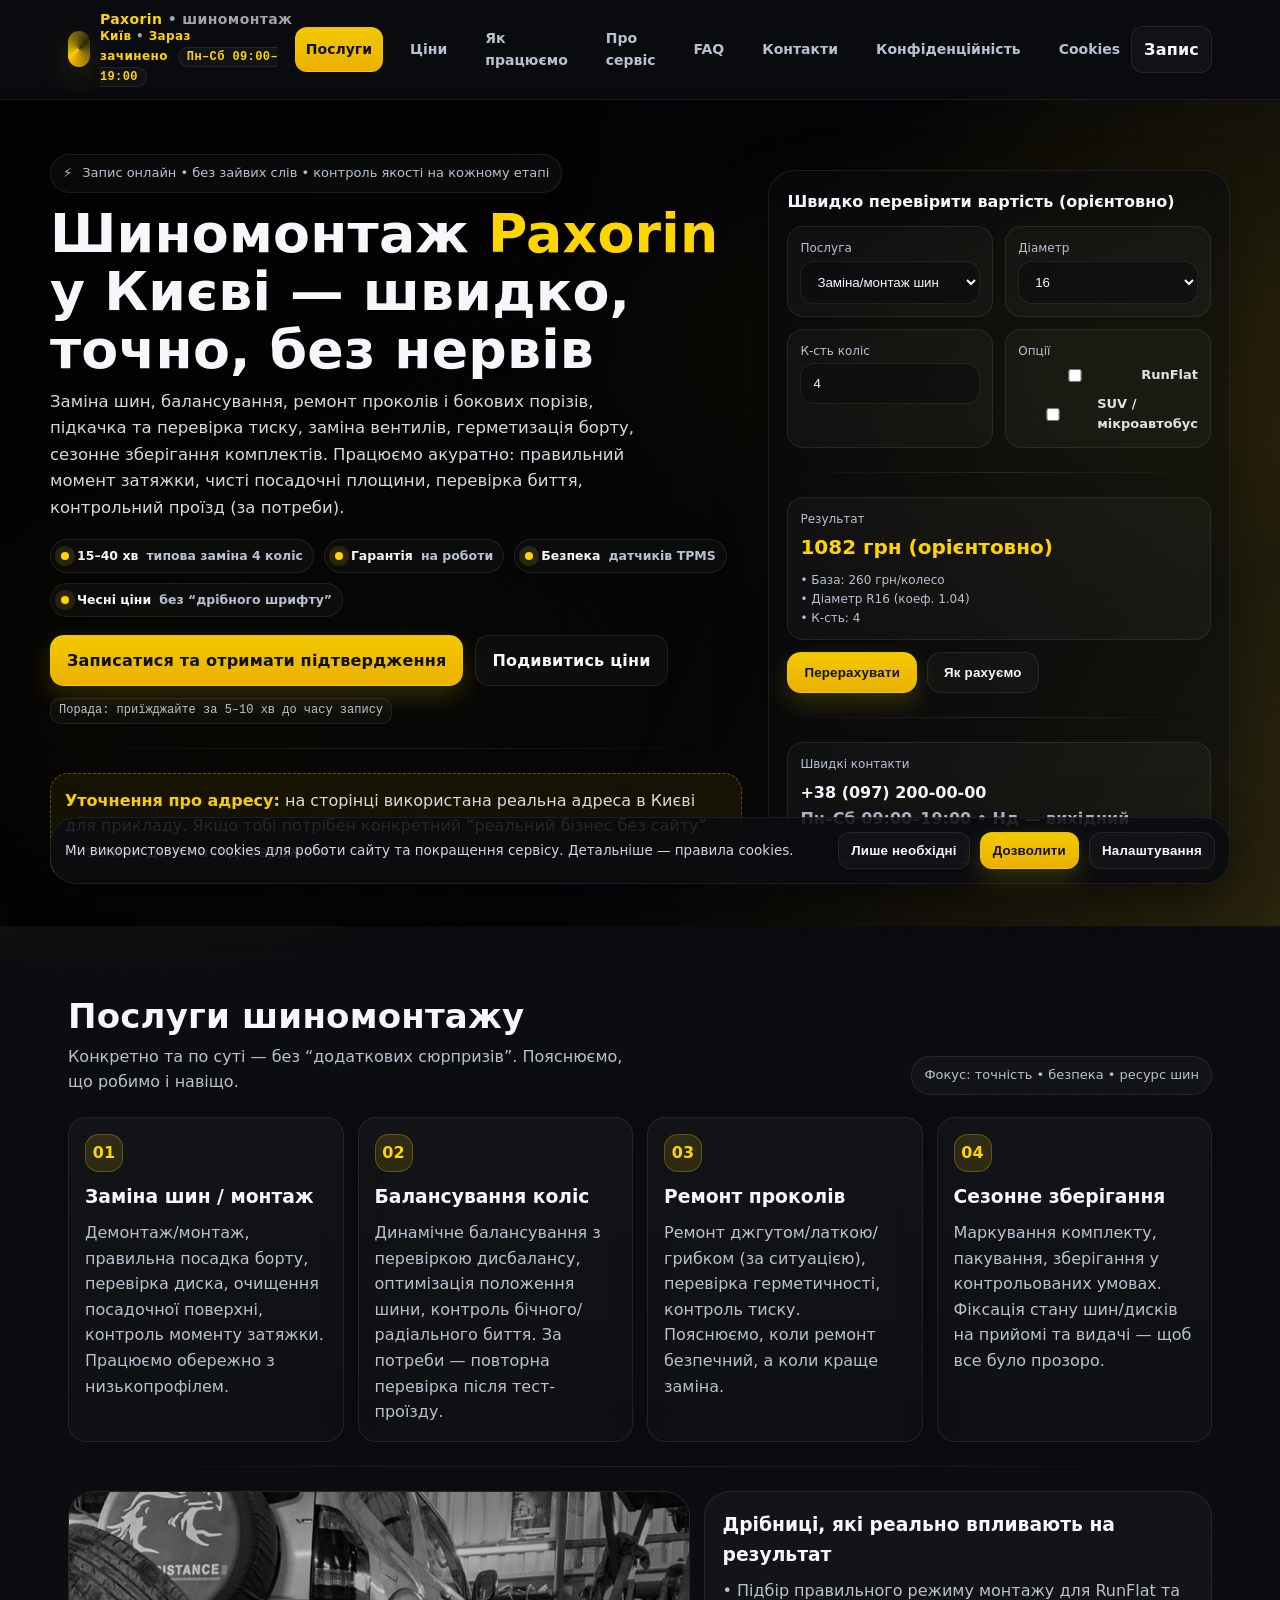
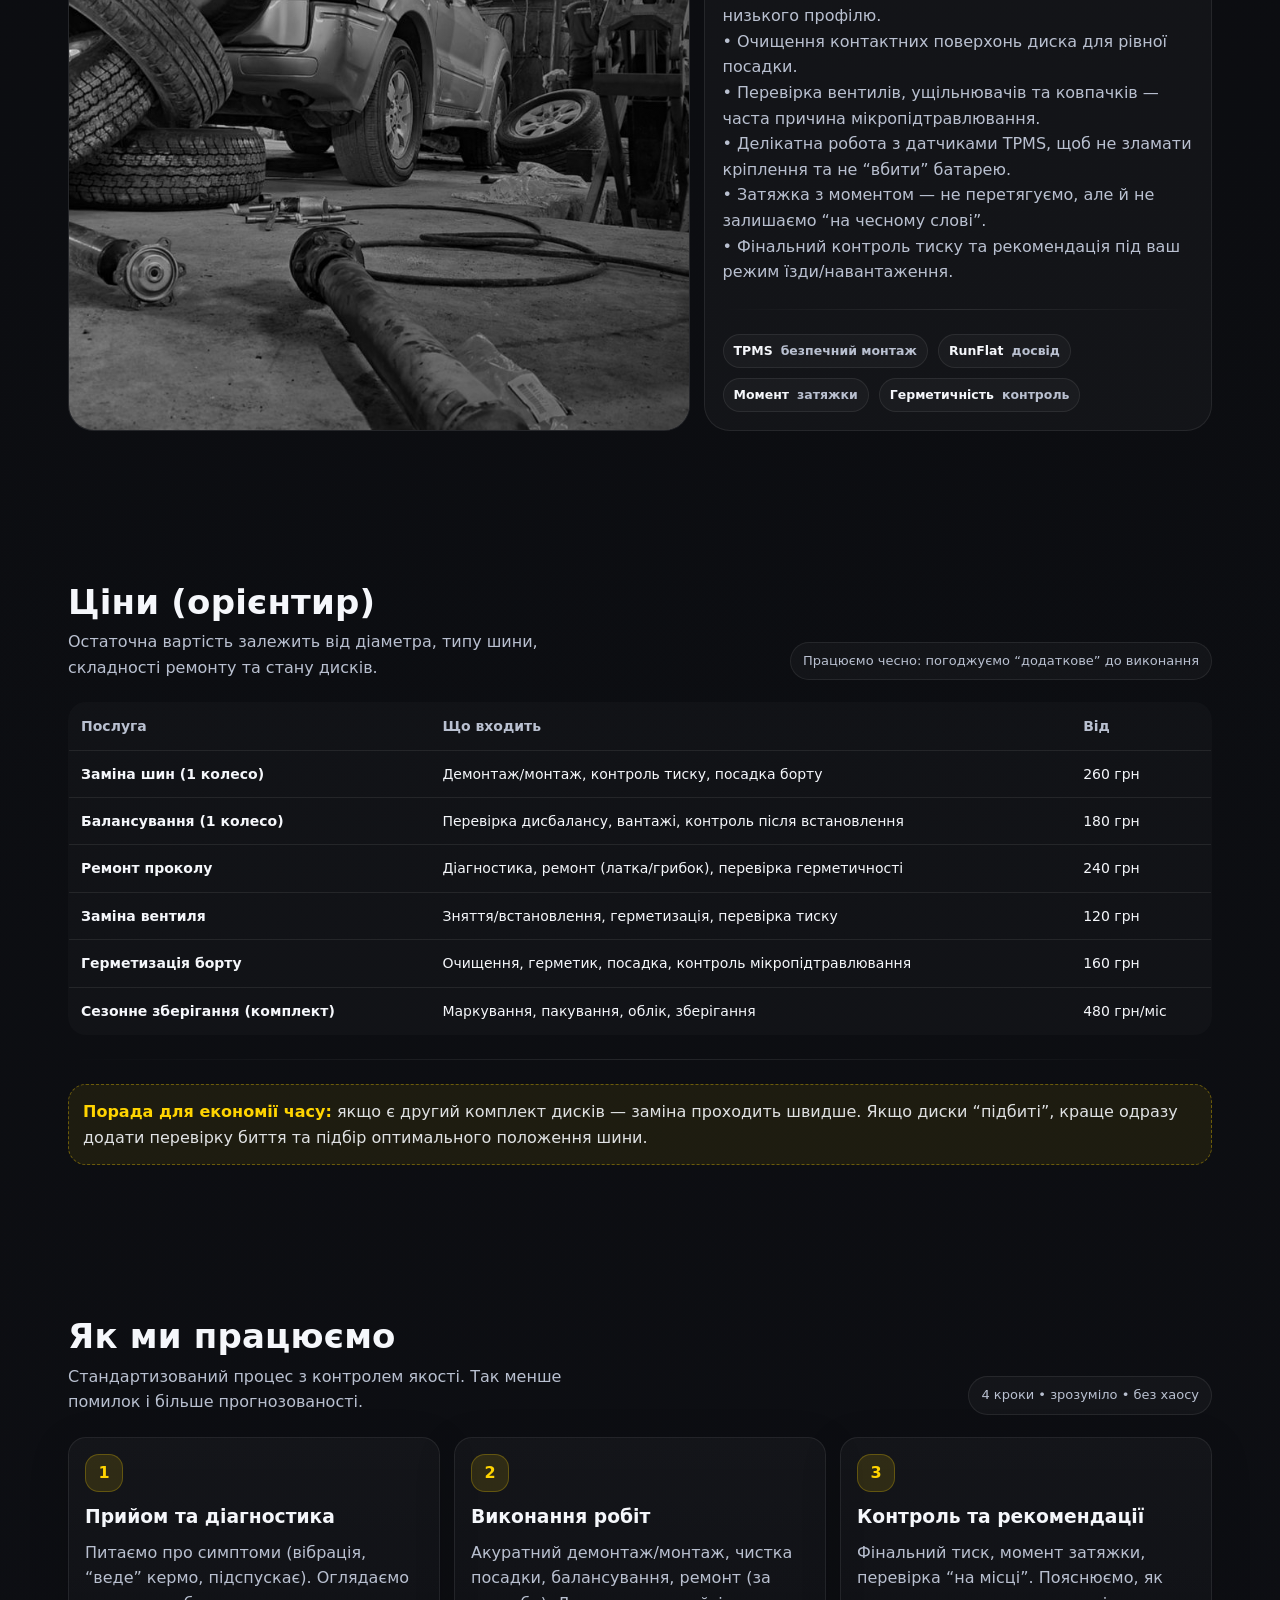
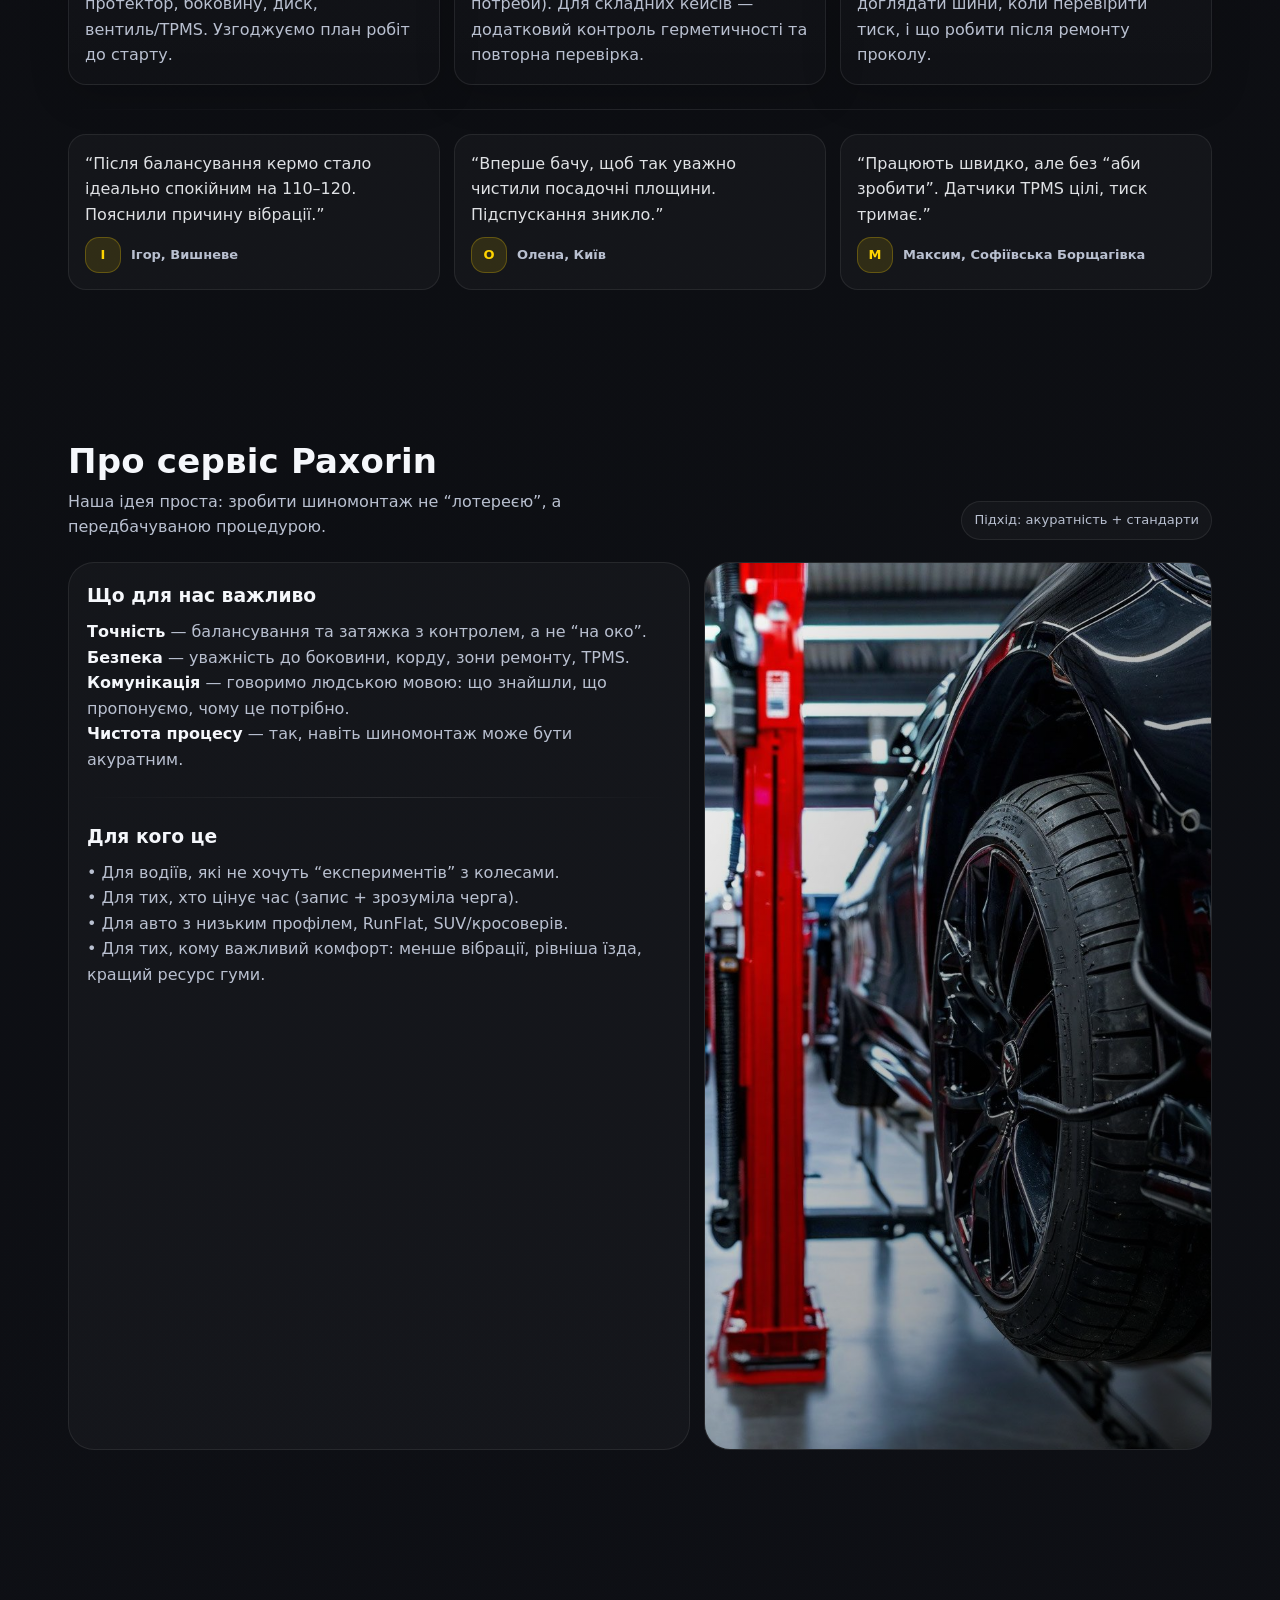
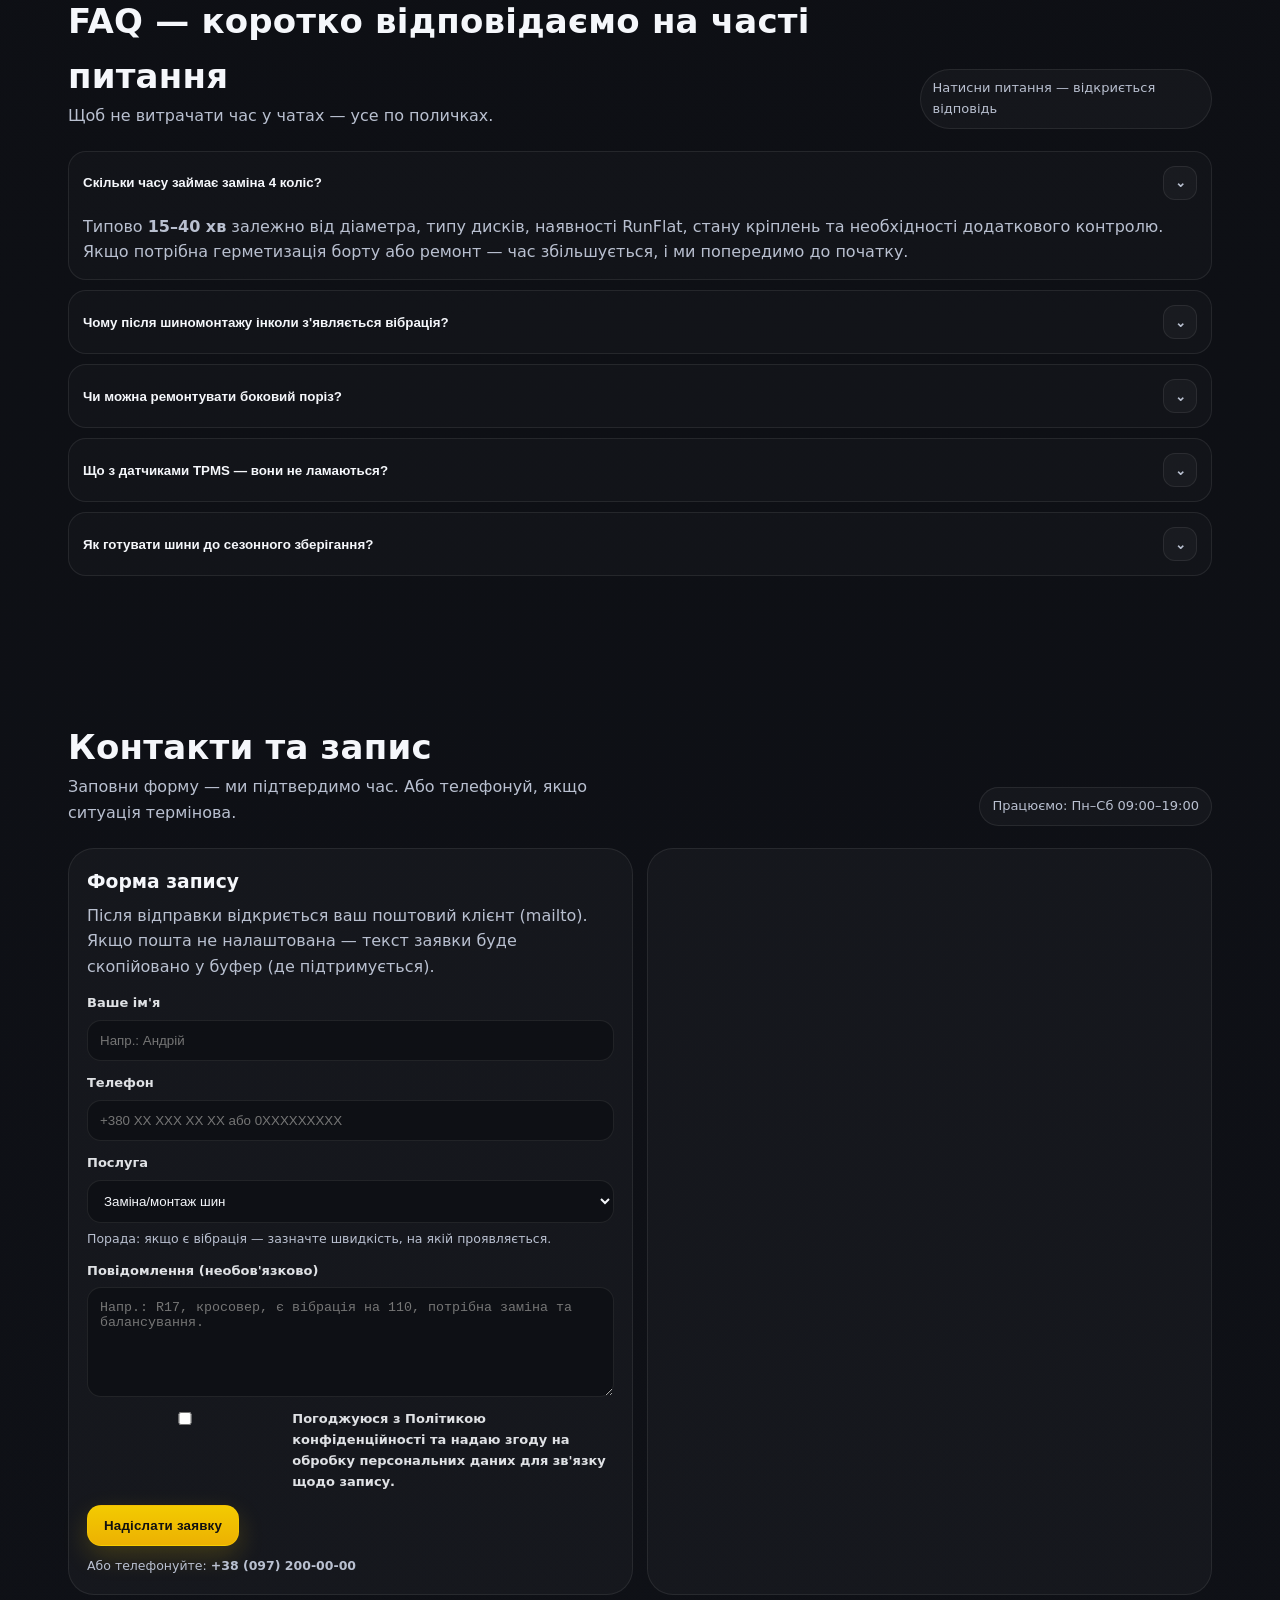
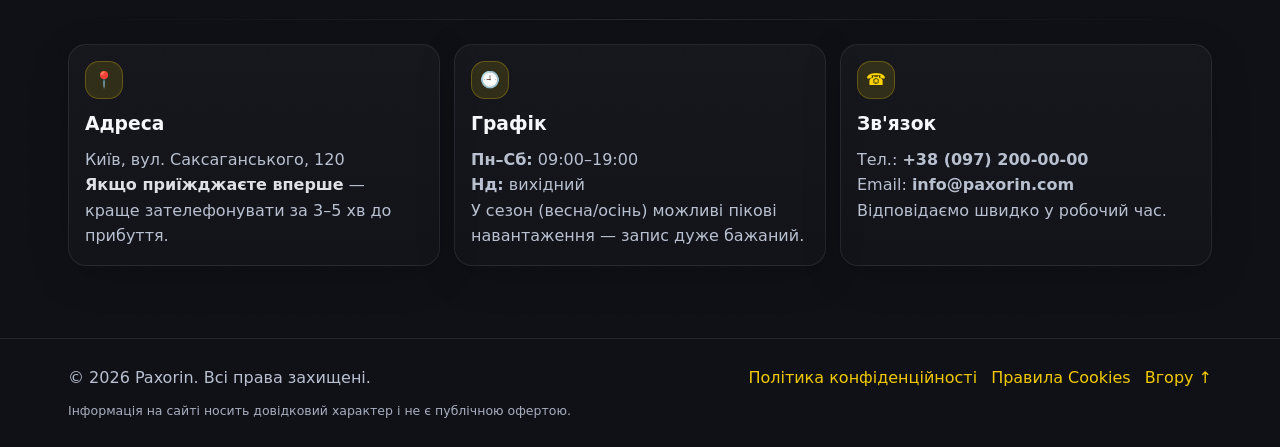
<file: index.html>
<!doctype html>
<html lang="uk">
<head>
  <meta charset="utf-8" />
  <meta name="viewport" content="width=device-width, initial-scale=1" />

  <title>Шиномонтаж Paxorin — швидко, точно, без черг | paxorin.com</title>
  <meta name="description" content="Paxorin — шиномонтаж у Києві: заміна шин, балансування, ремонт проколів, сезонне зберігання. Запис онлайн, прозорі ціни, гарантія на роботи.">
  <meta name="robots" content="index,follow,max-image-preview:large" />
  <link rel="canonical" href="https://paxorin.com/" />

  <meta property="og:title" content="Шиномонтаж Paxorin — швидко, точно, без черг" />
  <meta property="og:description" content="Заміна шин • балансування • ремонт проколів • зберігання. Запис онлайн та карта проїзду." />
  <meta property="og:type" content="website" />
  <meta property="og:url" content="https://paxorin.com/" />
  <meta property="og:image" content="https://images.unsplash.com/photo-1503377988391-1b4f0b0a0d59?auto=format&fit=crop&w=1600&q=70" />

  <meta name="theme-color" content="#0b0c0f" />
    <link rel="icon" href="assets/images/logo.jpg" type="image/png">

  <link rel="preconnect" href="https://images.unsplash.com" />
  <link rel="preconnect" href="https://www.google.com" />
  <link rel="stylesheet" href="assets/styles.css" />
</head>

<body>
  <header class="header" itemscope itemtype="https://schema.org/LocalBusiness">
    <div class="container">
      <nav class="nav" aria-label="Головна навігація">
        <a class="brand" href="index.html" aria-label="Paxorin — на головну">
          <div class="logo" aria-hidden="true"></div>
          <div>
            <div style="font-size:14px; line-height:1.1">
              <span itemprop="name">Paxorin</span>
              <span style="color:rgba(245,247,251,.65); font-weight:800">• шиномонтаж</span>
            </div>
            <div style="font-size:12px; color:rgba(245,247,251,.65); font-weight:700">
              <span itemprop="areaServed">Київ</span> • <span id="openNow"></span>
            </div>
          </div>
        </a>

        <div class="nav-links" id="navLinks">
          <a href="#services">Послуги</a>
          <a href="#prices">Ціни</a>
          <a href="#process">Як працюємо</a>
          <a href="#about">Про сервіс</a>
          <a href="#faq">FAQ</a>
          <a href="#contacts">Контакти</a>
          <a href="privacy.html" rel="nofollow">Конфіденційність</a>
          <a href="cookies.html" rel="nofollow">Cookies</a>
        </div>

        <div class="nav-right">
          <a class="btn small ghost" href="#contacts" aria-label="Перейти до запису">Запис</a>
          <button class="burger" id="burger" aria-label="Відкрити меню">
            <span></span><span></span><span></span>
          </button>
        </div>
      </nav>
    </div>

    <meta itemprop="telephone" content="+380972000000" />
    <meta itemprop="priceRange" content="₴₴" />
    <meta itemprop="url" content="https://paxorin.com/" />
  </header>

  <main>
    <section class="hero" id="top">
      <div class="hero-bg" aria-hidden="true"></div>
      <div class="container hero-inner">
        <div>
          <div class="badge">
            <span aria-hidden="true">⚡</span>
            Запис онлайн • без зайвих слів • контроль якості на кожному етапі
          </div>

          <h1>
            Шиномонтаж <span class="hl">Paxorin</span> у Києві — швидко, точно, без нервів
          </h1>

          <p>
            Заміна шин, балансування, ремонт проколів і бокових порізів, підкачка та перевірка тиску, заміна вентилів,
            герметизація борту, сезонне зберігання комплектів. Працюємо акуратно: правильний момент затяжки,
            чисті посадочні площини, перевірка биття, контрольний проїзд (за потреби).
          </p>

          <div class="quick" aria-label="Ключові переваги">
            <span class="pill"><span class="dot" aria-hidden="true"></span><b>15–40 хв</b> типова заміна 4 коліс</span>
            <span class="pill"><span class="dot" aria-hidden="true"></span><b>Гарантія</b> на роботи</span>
            <span class="pill"><span class="dot" aria-hidden="true"></span><b>Безпека</b> датчиків TPMS</span>
            <span class="pill"><span class="dot" aria-hidden="true"></span><b>Чесні ціни</b> без “дрібного шрифту”</span>
          </div>

          <div class="cta">
            <a class="btn" href="#contacts">Записатися та отримати підтвердження</a>
            <a class="btn ghost" href="#prices">Подивитись ціни</a>
            <span class="kbd" title="Порада">Порада: приїжджайте за 5–10 хв до часу запису</span>
          </div>

          <div class="divider"></div>

          <div class="notice">
            <b>Уточнення про адресу:</b> на сторінці використана реальна адреса в Києві для прикладу.
            Якщо тобі потрібен конкретний “реальний бізнес без сайту” — заміни дані на підтверджені.
          </div>
        </div>

        <aside class="hero-card" aria-label="Швидка довідка">
          <h3>Швидко перевірити вартість (орієнтовно)</h3>

          <div class="hero-grid" style="margin-top:12px">
            <div class="mini">
              <div class="k">Послуга</div>
              <div class="v">
                <select id="calcService" aria-label="Оберіть послугу">
                  <option value="change">Заміна/монтаж шин</option>
                  <option value="balance">Балансування</option>
                  <option value="repair">Ремонт проколу</option>
                  <option value="season">Сезонне зберігання</option>
                </select>
              </div>
            </div>

            <div class="mini">
              <div class="k">Діаметр</div>
              <div class="v">
                <select id="calcDiameter" aria-label="Оберіть діаметр коліс">
                  <option>13</option><option>14</option><option selected>16</option>
                  <option>17</option><option>18</option><option>19</option><option>20</option><option>21</option><option>22</option>
                </select>
              </div>
            </div>

            <div class="mini">
              <div class="k">К-сть коліс</div>
              <div class="v">
                <input id="calcQty" type="number" min="1" max="8" value="4" inputmode="numeric" aria-label="Кількість коліс">
              </div>
            </div>

            <div class="mini">
              <div class="k">Опції</div>
              <div class="v" style="display:grid; gap:8px; margin-top:4px">
                <label style="display:flex; gap:10px; align-items:center; font-weight:800; font-size:13px; color:rgba(245,247,251,.9)">
                  <input id="calcRunflat" type="checkbox" />
                  RunFlat
                </label>
                <label style="display:flex; gap:10px; align-items:center; font-weight:800; font-size:13px; color:rgba(245,247,251,.9)">
                  <input id="calcSuv" type="checkbox" />
                  SUV / мікроавтобус
                </label>
              </div>
            </div>
          </div>

          <div class="divider"></div>

          <div class="mini">
            <div class="k">Результат</div>
            <div class="v" style="font-size:20px"><span id="calcResult">—</span></div>
            <div class="k" id="calcDetails" style="margin-top:8px; line-height:1.55"></div>
          </div>

          <div style="display:flex; gap:10px; flex-wrap:wrap; margin-top:12px">
            <button class="btn" id="calcBtn" type="button">Перерахувати</button>
            <button class="btn ghost" id="openModal" type="button">Як рахуємо</button>
          </div>

          <div class="divider"></div>

          <div class="mini">
            <div class="k">Швидкі контакти</div>
            <div class="v" style="margin-top:6px">
              <a href="tel:+380972000000" style="font-weight:900">+38 (097) 200-00-00</a><br>
              <span style="color:var(--muted); font-weight:700">Пн–Сб 09:00–19:00 • Нд — вихідний</span>
            </div>
          </div>
        </aside>
      </div>
    </section>

    <section class="section" id="services">
      <div class="container">
        <div class="section-title">
          <div>
            <h2>Послуги шиномонтажу</h2>
            <p>Конкретно та по суті — без “додаткових сюрпризів”. Пояснюємо, що робимо і навіщо.</p>
          </div>
          <span class="badge">Фокус: точність • безпека • ресурс шин</span>
        </div>

        <div class="grid cols-4">
          <div class="card">
            <div class="icon">01</div>
            <h3>Заміна шин / монтаж</h3>
            <p>
              Демонтаж/монтаж, правильна посадка борту, перевірка диска, очищення посадочної поверхні,
              контроль моменту затяжки. Працюємо обережно з низькопрофілем.
            </p>
          </div>

          <div class="card">
            <div class="icon">02</div>
            <h3>Балансування коліс</h3>
            <p>
              Динамічне балансування з перевіркою дисбалансу, оптимізація положення шини,
              контроль бічного/радіального биття. За потреби — повторна перевірка після тест-проїзду.
            </p>
          </div>

          <div class="card">
            <div class="icon">03</div>
            <h3>Ремонт проколів</h3>
            <p>
              Ремонт джгутом/латкою/грибком (за ситуацією), перевірка герметичності, контроль тиску.
              Пояснюємо, коли ремонт безпечний, а коли краще заміна.
            </p>
          </div>

          <div class="card">
            <div class="icon">04</div>
            <h3>Сезонне зберігання</h3>
            <p>
              Маркування комплекту, пакування, зберігання у контрольованих умовах.
              Фіксація стану шин/дисків на прийомі та видачі — щоб все було прозоро.
            </p>
          </div>
        </div>

        <div class="divider"></div>

        <div class="media">
          <div class="photo" aria-label="Фото робіт">
            <img src="assets/images/hero.jpg" alt="Майстер виконує шиномонтажні роботи на підйомнику">
          </div>
          <div class="panel">
            <h3 style="margin:0 0 8px">Дрібниці, які реально впливають на результат</h3>
            <p style="margin:0; color:var(--muted)">
              • Підбір правильного режиму монтажу для RunFlat та низького профілю.<br>
              • Очищення контактних поверхонь диска для рівної посадки.<br>
              • Перевірка вентилів, ущільнювачів та ковпачків — часта причина мікропідтравлювання.<br>
              • Делікатна робота з датчиками TPMS, щоб не зламати кріплення та не “вбити” батарею.<br>
              • Затяжка з моментом — не перетягуємо, але й не залишаємо “на чесному слові”.<br>
              • Фінальний контроль тиску та рекомендація під ваш режим їзди/навантаження.
            </p>
            <div class="divider"></div>
            <div style="display:flex; gap:10px; flex-wrap:wrap">
              <span class="pill"><b>TPMS</b> безпечний монтаж</span>
              <span class="pill"><b>RunFlat</b> досвід</span>
              <span class="pill"><b>Момент</b> затяжки</span>
              <span class="pill"><b>Герметичність</b> контроль</span>
            </div>
          </div>
        </div>
      </div>
    </section>

    <section class="section" id="prices">
      <div class="container">
        <div class="section-title">
          <div>
            <h2>Ціни (орієнтир)</h2>
            <p>Остаточна вартість залежить від діаметра, типу шини, складності ремонту та стану дисків.</p>
          </div>
          <span class="badge">Працюємо чесно: погоджуємо “додаткове” до виконання</span>
        </div>

        <table class="table" aria-label="Прайс шиномонтажу">
          <thead>
            <tr>
              <th>Послуга</th>
              <th>Що входить</th>
              <th>Від</th>
            </tr>
          </thead>
          <tbody>
            <tr>
              <td><b>Заміна шин (1 колесо)</b></td>
              <td>Демонтаж/монтаж, контроль тиску, посадка борту</td>
              <td>260 грн</td>
            </tr>
            <tr>
              <td><b>Балансування (1 колесо)</b></td>
              <td>Перевірка дисбалансу, вантажі, контроль після встановлення</td>
              <td>180 грн</td>
            </tr>
            <tr>
              <td><b>Ремонт проколу</b></td>
              <td>Діагностика, ремонт (латка/грибок), перевірка герметичності</td>
              <td>240 грн</td>
            </tr>
            <tr>
              <td><b>Заміна вентиля</b></td>
              <td>Зняття/встановлення, герметизація, перевірка тиску</td>
              <td>120 грн</td>
            </tr>
            <tr>
              <td><b>Герметизація борту</b></td>
              <td>Очищення, герметик, посадка, контроль мікропідтравлювання</td>
              <td>160 грн</td>
            </tr>
            <tr>
              <td><b>Сезонне зберігання (комплект)</b></td>
              <td>Маркування, пакування, облік, зберігання</td>
              <td>480 грн/міс</td>
            </tr>
          </tbody>
        </table>

        <div class="divider"></div>
        <div class="notice">
          <b>Порада для економії часу:</b> якщо є другий комплект дисків — заміна проходить швидше.
          Якщо диски “підбиті”, краще одразу додати перевірку биття та підбір оптимального положення шини.
        </div>
      </div>
    </section>

    <section class="section" id="process">
      <div class="container">
        <div class="section-title">
          <div>
            <h2>Як ми працюємо</h2>
            <p>Стандартизований процес з контролем якості. Так менше помилок і більше прогнозованості.</p>
          </div>
          <span class="badge">4 кроки • зрозуміло • без хаосу</span>
        </div>

        <div class="grid cols-3">
          <div class="card">
            <div class="icon">1</div>
            <h3>Прийом та діагностика</h3>
            <p>
              Питаємо про симптоми (вібрація, “веде” кермо, підспускає). Оглядаємо протектор, боковину,
              диск, вентиль/TPMS. Узгоджуємо план робіт до старту.
            </p>
          </div>
          <div class="card">
            <div class="icon">2</div>
            <h3>Виконання робіт</h3>
            <p>
              Акуратний демонтаж/монтаж, чистка посадки, балансування, ремонт (за потреби).
              Для складних кейсів — додатковий контроль герметичності та повторна перевірка.
            </p>
          </div>
          <div class="card">
            <div class="icon">3</div>
            <h3>Контроль та рекомендації</h3>
            <p>
              Фінальний тиск, момент затяжки, перевірка “на місці”. Пояснюємо, як доглядати шини,
              коли перевірити тиск, і що робити після ремонту проколу.
            </p>
          </div>
        </div>

        <div class="divider"></div>

        <div class="grid cols-3">
          <div class="quote">
            <p>“Після балансування кермо стало ідеально спокійним на 110–120. Пояснили причину вібрації.”</p>
            <div class="who"><span class="avatar">І</span> Ігор, Вишневе</div>
          </div>
          <div class="quote">
            <p>“Вперше бачу, щоб так уважно чистили посадочні площини. Підспускання зникло.”</p>
            <div class="who"><span class="avatar">О</span> Олена, Київ</div>
          </div>
          <div class="quote">
            <p>“Працюють швидко, але без “аби зробити”. Датчики TPMS цілі, тиск тримає.”</p>
            <div class="who"><span class="avatar">М</span> Максим, Софіївська Борщагівка</div>
          </div>
        </div>
      </div>
    </section>

    <section class="section" id="about">
      <div class="container">
        <div class="section-title">
          <div>
            <h2>Про сервіс Paxorin</h2>
            <p>Наша ідея проста: зробити шиномонтаж не “лотереєю”, а передбачуваною процедурою.</p>
          </div>
          <span class="badge">Підхід: акуратність + стандарти</span>
        </div>

        <div class="media">
          <div class="panel">
            <h3 style="margin:0 0 8px">Що для нас важливо</h3>
            <p style="margin:0; color:var(--muted)">
              <b style="color:var(--text)">Точність</b> — балансування та затяжка з контролем, а не “на око”.<br>
              <b style="color:var(--text)">Безпека</b> — уважність до боковини, корду, зони ремонту, TPMS.<br>
              <b style="color:var(--text)">Комунікація</b> — говоримо людською мовою: що знайшли, що пропонуємо, чому це потрібно.<br>
              <b style="color:var(--text)">Чистота процесу</b> — так, навіть шиномонтаж може бути акуратним.
            </p>

            <div class="divider"></div>

            <h3 style="margin:0 0 8px">Для кого це</h3>
            <p style="margin:0; color:var(--muted)">
              • Для водіїв, які не хочуть “експериментів” з колесами.<br>
              • Для тих, хто цінує час (запис + зрозуміла черга).<br>
              • Для авто з низьким профілем, RunFlat, SUV/кросоверів.<br>
              • Для тих, кому важливий комфорт: менше вібрації, рівніша їзда, кращий ресурс гуми.
            </p>
          </div>

          <div class="photo" aria-label="Фото сервісу">
            <img src="assets/images/hero2.jpg" alt="Колеса та інструменти у майстерні шиномонтажу">
          </div>
        </div>
      </div>
    </section>

    <section class="section" id="faq">
      <div class="container">
        <div class="section-title">
          <div>
            <h2>FAQ — коротко відповідаємо на часті питання</h2>
            <p>Щоб не витрачати час у чатах — усе по поличках.</p>
          </div>
          <span class="badge">Натисни питання — відкриється відповідь</span>
        </div>

        <div class="grid" style="gap:10px">
          <div class="faq-item open">
            <button class="faq-q" type="button">
              Скільки часу займає заміна 4 коліс?
              <span class="chev" aria-hidden="true">⌄</span>
            </button>
            <div class="faq-a">
              Типово <b>15–40 хв</b> залежно від діаметра, типу дисків, наявності RunFlat, стану кріплень та необхідності додаткового контролю.
              Якщо потрібна герметизація борту або ремонт — час збільшується, і ми попередимо до початку.
            </div>
          </div>

          <div class="faq-item">
            <button class="faq-q" type="button">
              Чому після шиномонтажу інколи з'являється вібрація?
              <span class="chev" aria-hidden="true">⌄</span>
            </button>
            <div class="faq-a">
              Причини: <b>биття диска</b>, нерівномірність шини, неправильна посадка борту, бруд між маточиною та диском,
              неточна центровка, або “з'їдений” протектор. Балансування вирішує не все — інколи потрібна перевірка геометрії диска
              та оптимізація положення шини.
            </div>
          </div>

          <div class="faq-item">
            <button class="faq-q" type="button">
              Чи можна ремонтувати боковий поріз?
              <span class="chev" aria-hidden="true">⌄</span>
            </button>
            <div class="faq-a">
              Залежить від зони та глибини пошкодження. Якщо поріз у критичній зоні корду — <b>краще не ризикувати</b>.
              Ми пояснимо варіанти та безпеку рішення. Якщо ремонт недоцільний — так і скажемо.
            </div>
          </div>

          <div class="faq-item">
            <button class="faq-q" type="button">
              Що з датчиками TPMS — вони не ламаються?
              <span class="chev" aria-hidden="true">⌄</span>
            </button>
            <div class="faq-a">
              Ми працюємо обережно: правильне позиціонування шини на станку, контроль зусилля, огляд кріплення.
              Але TPMS може бути вже зношений/окислений — тому перед роботою оглядаємо та попереджаємо.
            </div>
          </div>

          <div class="faq-item">
            <button class="faq-q" type="button">
              Як готувати шини до сезонного зберігання?
              <span class="chev" aria-hidden="true">⌄</span>
            </button>
            <div class="faq-a">
              Рекомендовано: помити/висушити, перевірити протектор, позначити місця (перед/зад, ліво/право).
              У нас — маркування та пакування включені, також фіксуємо стан на прийомі.
            </div>
          </div>
        </div>
      </div>
    </section>

    <section class="section" id="contacts">
      <div class="container">
        <div class="section-title">
          <div>
            <h2>Контакти та запис</h2>
            <p>Заповни форму — ми підтвердимо час. Або телефонуй, якщо ситуація термінова.</p>
          </div>
          <span class="badge">Працюємо: Пн–Сб 09:00–19:00</span>
        </div>

        <div class="contact">
          <div class="form">
            <h3 style="margin:0 0 6px">Форма запису</h3>
            <p style="margin:0 0 14px; color:var(--muted)">
              Після відправки відкриється ваш поштовий клієнт (mailto). Якщо пошта не налаштована — текст заявки
              буде скопійовано у буфер (де підтримується).
            </p>

            <form id="bookForm" novalidate>
              <div class="field">
                <label for="fName">Ваше ім'я</label>
                <input id="fName" name="name" autocomplete="name" placeholder="Напр.: Андрій" required />
                <div class="error" id="eName">Вкажіть ім'я (мінімум 2 символи).</div>
              </div>

              <div class="field">
                <label for="fPhone">Телефон</label>
                <input id="fPhone" name="phone" inputmode="tel" autocomplete="tel"
                       placeholder="+380 XX XXX XX XX або 0XXXXXXXXX" required />
                <div class="error" id="ePhone">Вкажіть коректний український номер.</div>
              </div>

              <div class="field">
                <label for="fService">Послуга</label>
                <select id="fService" name="service">
                  <option>Заміна/монтаж шин</option>
                  <option>Балансування</option>
                  <option>Ремонт проколу</option>
                  <option>Заміна вентиля / підкачка</option>
                  <option>Сезонне зберігання</option>
                  <option>Інше (опишіть у повідомленні)</option>
                </select>
                <div class="hint">Порада: якщо є вібрація — зазначте швидкість, на якій проявляється.</div>
              </div>

              <div class="field">
                <label for="fMsg">Повідомлення (необов'язково)</label>
                <textarea id="fMsg" name="message" placeholder="Напр.: R17, кросовер, є вібрація на 110, потрібна заміна та балансування."></textarea>
              </div>

              <div class="field">
                <label style="display:flex; gap:10px; align-items:flex-start; font-weight:800">
                  <input id="fConsent" type="checkbox" />
                  <span>
                    Погоджуюся з <a href="privacy.html" rel="nofollow">Політикою конфіденційності</a> та
                    надаю згоду на обробку персональних даних для зв'язку щодо запису.
                  </span>
                </label>
                <div class="error" id="eConsent">Потрібна згода на обробку даних.</div>
              </div>

              <button class="btn" type="submit">Надіслати заявку</button>
              <div class="success" id="okLine" style="margin-top:10px"></div>
              <div class="hint" style="margin-top:10px">
                Або телефонуйте: <a href="tel:+380972000000"><b>+38 (097) 200-00-00</b></a>
              </div>
            </form>
          </div>

          <div class="map" aria-label="Карта проїзду">
            <iframe
              loading="lazy"
              referrerpolicy="no-referrer-when-downgrade"
              src="https://www.google.com/maps?q=%D0%9A%D0%B8%D1%97%D0%B2,%20%D0%B2%D1%83%D0%BB.%20%D0%A1%D0%B0%D0%BA%D1%81%D0%B0%D0%B3%D0%B0%D0%BD%D1%81%D1%8C%D0%BA%D0%BE%D0%B3%D0%BE,%20120&output=embed"
              title="Paxorin — карта проїзду (Київ, вул. Саксаганського, 120)">
            </iframe>
          </div>
        </div>

        <div class="divider"></div>

        <div class="grid cols-3">
          <div class="card">
            <div class="icon">📍</div>
            <h3>Адреса</h3>
            <p itemprop="address" itemscope itemtype="https://schema.org/PostalAddress">
              <span itemprop="addressLocality">Київ</span>,
              <span itemprop="streetAddress">вул. Саксаганського, 120</span><br>
              <span style="color:rgba(245,247,251,.9); font-weight:800">Якщо приїжджаєте вперше</span> — краще зателефонувати за 3–5 хв до прибуття.
            </p>
          </div>
          <div class="card">
            <div class="icon">🕘</div>
            <h3>Графік</h3>
            <p>
              <b>Пн–Сб:</b> 09:00–19:00<br>
              <b>Нд:</b> вихідний<br>
              У сезон (весна/осінь) можливі пікові навантаження — запис дуже бажаний.
            </p>
          </div>
          <div class="card">
            <div class="icon">☎</div>
            <h3>Зв'язок</h3>
            <p>
              Тел.: <a href="tel:+380972000000"><b>+38 (097) 200-00-00</b></a><br>
              Email: <a href="mailto:info@paxorin.com"><b>info@paxorin.com</b></a><br>
              Відповідаємо швидко у робочий час.
            </p>
          </div>
        </div>
      </div>
    </section>

    <footer class="footer">
      <div class="container">
        <div class="foot">
          <div>
            © <span id="year"></span> Paxorin. Всі права захищені.
          </div>
          <div style="display:flex; gap:14px; flex-wrap:wrap">
            <a href="privacy.html" rel="nofollow">Політика конфіденційності</a>
            <a href="cookies.html" rel="nofollow">Правила Cookies</a>
            <a href="#top">Вгору ↑</a>
          </div>
        </div>
        <div style="margin-top:10px; font-size:12.5px; color:rgba(185,192,208,.9)">
          Інформація на сайті носить довідковий характер і не є публічною офертою.
        </div>
      </div>
    </footer>
  </main>

  <div class="cookiebar" id="cookiebar" role="dialog" aria-live="polite" aria-label="Повідомлення про cookies">
    <div class="row">
      <p>
        Ми використовуємо cookies для роботи сайту та покращення сервісу. Детальніше —
        <a href="cookies.html" rel="nofollow">правила cookies</a>.
      </p>
      <div class="actions">
        <button class="btn small ghost" id="cReject" type="button">Лише необхідні</button>
        <button class="btn small" id="cAccept" type="button">Дозволити</button>
        <button class="btn small ghost" id="cSettings" type="button">Налаштування</button>
      </div>
    </div>
  </div>

  <div class="cookiebar" id="toast" style="bottom:86px; display:none" aria-live="polite">
    <div class="row">
      <p id="toastText" style="margin:0">Повідомлення</p>
      <div class="actions">
        <button class="btn small ghost" type="button" onclick="this.parentElement.parentElement.parentElement.style.display='none'">Закрити</button>
      </div>
    </div>
  </div>

  <div class="modal" id="modal" aria-hidden="true">
    <div class="box" role="dialog" aria-modal="true" aria-labelledby="modalTitle">
      <header>
        <h3 id="modalTitle" tabindex="-1">Як формується орієнтовна ціна</h3>
        <button class="close" id="closeModal" type="button" aria-label="Закрити">✕</button>
      </header>
      <div class="content">
        Ми показуємо орієнтир, щоб ви розуміли порядок цифр. На фінальну суму впливають:
        <ul>
          <li><b>Діаметр</b> та профіль (R13…R22, низькопрофіль потребує акуратності).</li>
          <li><b>Тип шини</b> (RunFlat складніший у монтажі).</li>
          <li><b>Клас авто</b> (SUV/мікроавтобус: вага, інколи інші режими).</li>
          <li><b>Стан дисків</b> (биття, корозія посадки, потреба герметизації).</li>
          <li><b>Складність ремонту</b> (місце проколу, зона корду, кількість пошкоджень).</li>
        </ul>
        <div class="divider"></div>
        Якщо потрібні точні цифри — залиште заявку або зателефонуйте, назвіть R-розмір та тип авто.
      </div>
    </div>
  </div>

  <script src="assets/script.js" defer></script>
</body>
</html>
</file>
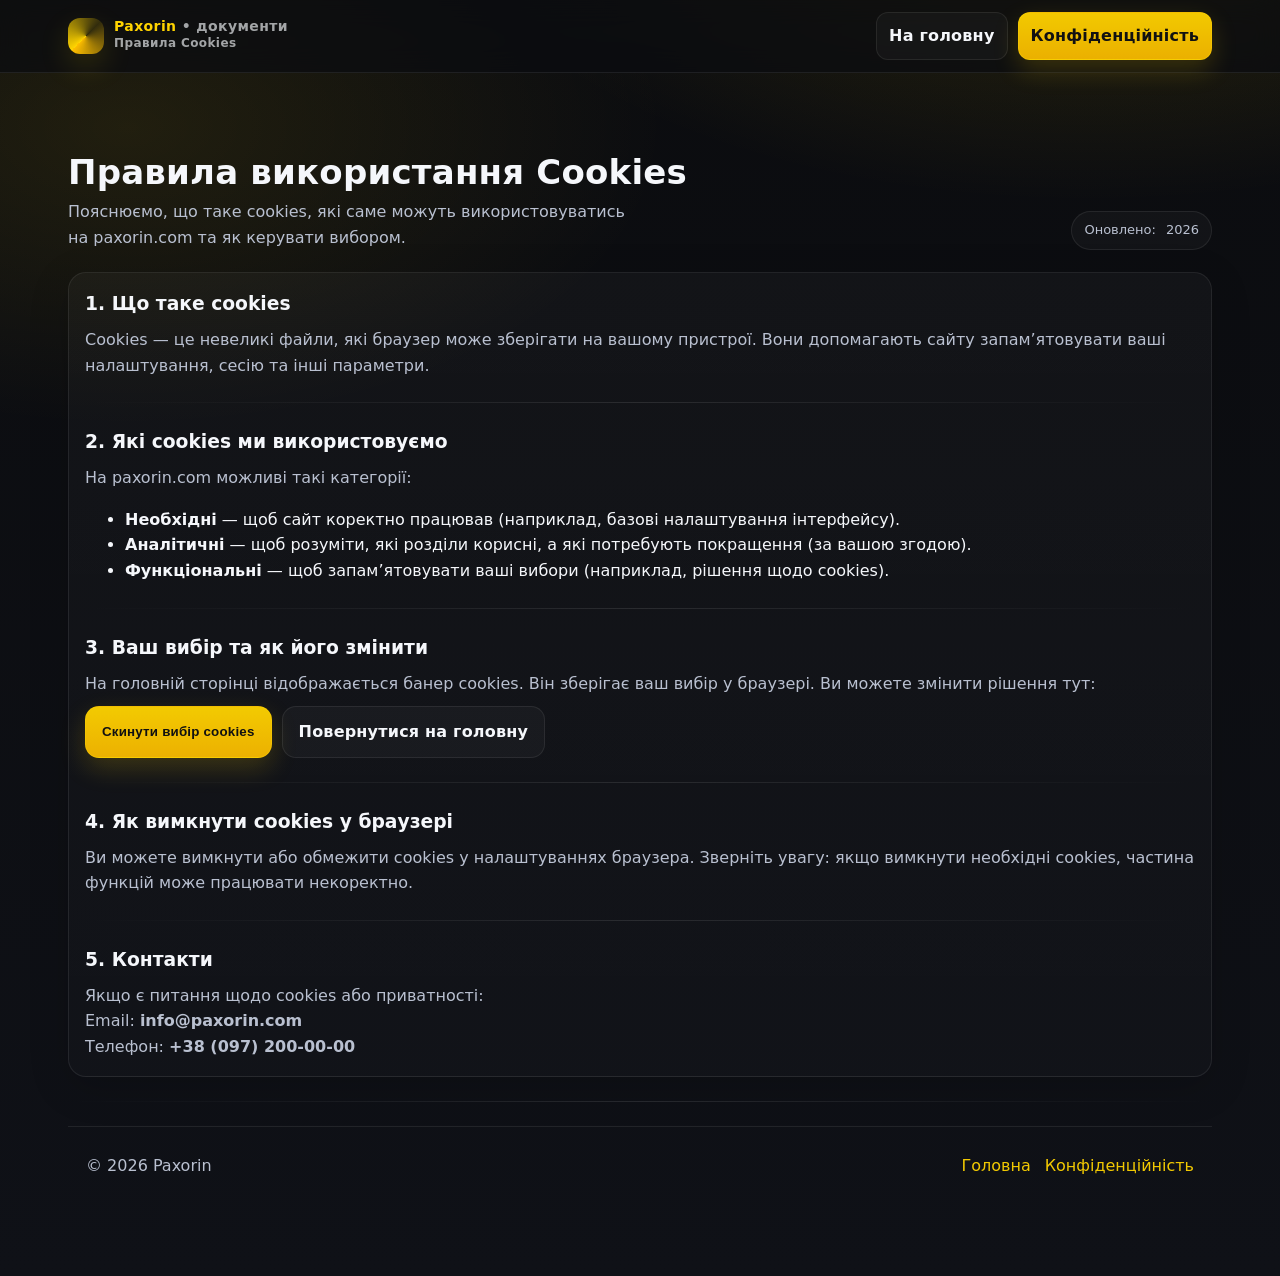
<file: cookies.html>
<!doctype html>
<html lang="uk">
<head>
  <meta charset="utf-8" />
  <meta name="viewport" content="width=device-width, initial-scale=1" />

  <title>Правила використання Cookies — Paxorin | paxorin.com</title>
  <meta name="description" content="Правила Cookies для paxorin.com: які cookies використовуються, для чого, як змінити вибір, як відключити у браузері." />
  <meta name="robots" content="index,follow" />
  <link rel="canonical" href="https://paxorin.com/cookies.html" />
  <link rel="icon" href="assets/images/logo.jpg" type="image/png">

  <link rel="stylesheet" href="assets/styles.css" />
</head>
<body>
  <header class="header">
    <div class="container">
      <nav class="nav">
        <a class="brand" href="index.html" aria-label="Paxorin — на головну">
          <div class="logo" aria-hidden="true"></div>
          <div>
            <div style="font-size:14px; line-height:1.1"><span>Paxorin</span> <span style="color:rgba(245,247,251,.65); font-weight:800">• документи</span></div>
            <div style="font-size:12px; color:rgba(245,247,251,.65); font-weight:700">Правила Cookies</div>
          </div>
        </a>
        <div class="nav-right">
          <a class="btn small ghost" href="index.html">На головну</a>
          <a class="btn small" href="privacy.html" rel="nofollow">Конфіденційність</a>
        </div>
      </nav>
    </div>
  </header>

  <main class="section">
    <div class="container">
      <div class="section-title">
        <div>
          <h2>Правила використання Cookies</h2>
          <p>Пояснюємо, що таке cookies, які саме можуть використовуватись на paxorin.com та як керувати вибором.</p>
        </div>
        <span class="badge">Оновлено: <span id="year"></span></span>
      </div>

      <div class="card">
        <h3 style="margin-top:0">1. Що таке cookies</h3>
        <p>
          Cookies — це невеликі файли, які браузер може зберігати на вашому пристрої. Вони допомагають сайту
          запам’ятовувати ваші налаштування, сесію та інші параметри.
        </p>

        <div class="divider"></div>

        <h3>2. Які cookies ми використовуємо</h3>
        <p>
          На paxorin.com можливі такі категорії:
        </p>
        <ul>
          <li><b>Необхідні</b> — щоб сайт коректно працював (наприклад, базові налаштування інтерфейсу).</li>
          <li><b>Аналітичні</b> — щоб розуміти, які розділи корисні, а які потребують покращення (за вашою згодою).</li>
          <li><b>Функціональні</b> — щоб запам’ятовувати ваші вибори (наприклад, рішення щодо cookies).</li>
        </ul>

        <div class="divider"></div>

        <h3>3. Ваш вибір та як його змінити</h3>
        <p>
          На головній сторінці відображається банер cookies. Він зберігає ваш вибір у браузері.
          Ви можете змінити рішення тут:
        </p>

        <div style="display:flex; gap:10px; flex-wrap:wrap; margin-top:10px">
          <button class="btn" type="button" id="resetCookies">Скинути вибір cookies</button>
          <a class="btn ghost" href="index.html" rel="nofollow">Повернутися на головну</a>
        </div>

        <div class="divider"></div>

        <h3>4. Як вимкнути cookies у браузері</h3>
        <p>
          Ви можете вимкнути або обмежити cookies у налаштуваннях браузера. Зверніть увагу:
          якщо вимкнути необхідні cookies, частина функцій може працювати некоректно.
        </p>

        <div class="divider"></div>

        <h3>5. Контакти</h3>
        <p>
          Якщо є питання щодо cookies або приватності:<br>
          Email: <a href="mailto:info@paxorin.com"><b>info@paxorin.com</b></a><br>
          Телефон: <a href="tel:+380972000000"><b>+38 (097) 200-00-00</b></a>
        </p>
      </div>

      <div class="divider"></div>

      <div class="footer">
        <div class="container">
          <div class="foot">
            <div>© <span id="year2"></span> Paxorin</div>
            <div style="display:flex; gap:14px; flex-wrap:wrap">
              <a href="index.html">Головна</a>
              <a href="privacy.html" rel="nofollow">Конфіденційність</a>
            </div>
          </div>
        </div>
      </div>

    </div>
  </main>

  <script>
    (function(){
      var y = new Date().getFullYear();
      var a = document.getElementById("year");
      var b = document.getElementById("year2");
      if(a) a.textContent = String(y);
      if(b) b.textContent = String(y);

      var btn = document.getElementById("resetCookies");
      if(btn){
        btn.addEventListener("click", function(){
          try { localStorage.removeItem("paxorin_cookie_choice"); } catch(e){}
          alert("Вибір cookies скинуто. Поверніться на головну — банер з’явиться знову.");
        });
      }
    })();
  </script>

    <script src="assets/script.js"></script>
</body>
</html>
</file>
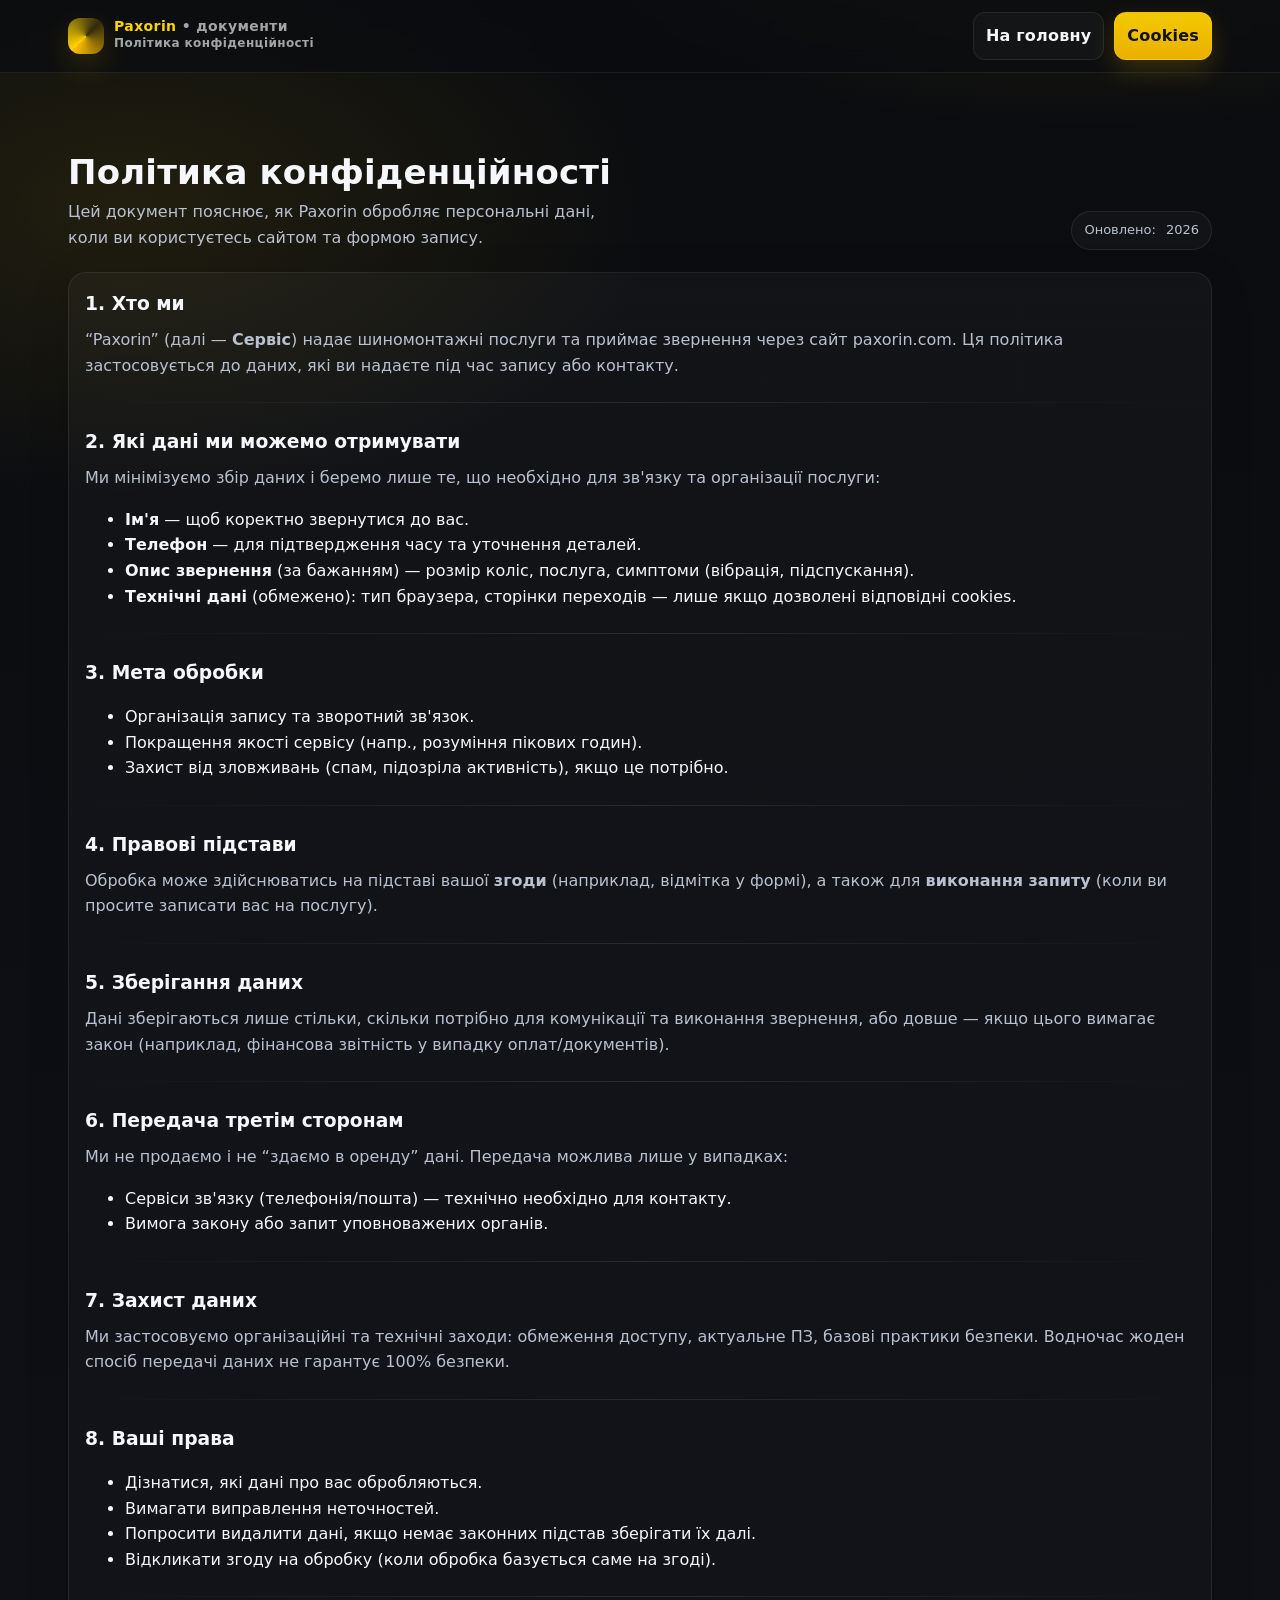
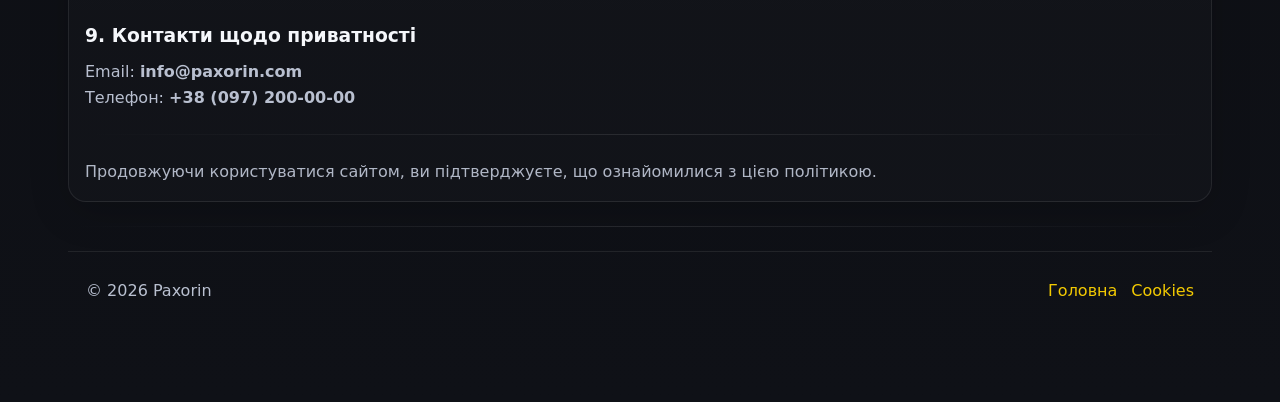
<file: privacy.html>
<!doctype html>
<html lang="uk">
<head>
  <meta charset="utf-8" />
  <meta name="viewport" content="width=device-width, initial-scale=1" />

  <title>Політика конфіденційності — Paxorin | paxorin.com</title>
  <meta name="description" content="Політика конфіденційності Paxorin: які дані збираємо, як використовуємо, як захищаємо, права користувача та контакти." />
  <meta name="robots" content="index,follow" />
  <link rel="canonical" href="https://paxorin.com/privacy.html" />

    <link rel="icon" href="assets/images/logo.jpg" type="image/png">

  <link rel="stylesheet" href="assets/styles.css" />
</head>
<body>
  <header class="header">
    <div class="container">
      <nav class="nav">
        <a class="brand" href="index.html" aria-label="Paxorin — на головну">
          <div class="logo" aria-hidden="true"></div>
          <div>
            <div style="font-size:14px; line-height:1.1"><span>Paxorin</span> <span style="color:rgba(245,247,251,.65); font-weight:800">• документи</span></div>
            <div style="font-size:12px; color:rgba(245,247,251,.65); font-weight:700">Політика конфіденційності</div>
          </div>
        </a>
        <div class="nav-right">
          <a class="btn small ghost" href="index.html">На головну</a>
          <a class="btn small" href="cookies.html" rel="nofollow">Cookies</a>
        </div>
      </nav>
    </div>
  </header>

  <main class="section">
    <div class="container">
      <div class="section-title">
        <div>
          <h2>Політика конфіденційності</h2>
          <p>Цей документ пояснює, як Paxorin обробляє персональні дані, коли ви користуєтесь сайтом та формою запису.</p>
        </div>
        <span class="badge">Оновлено: <span id="year"></span></span>
      </div>

      <div class="card">
        <h3 style="margin-top:0">1. Хто ми</h3>
        <p>
          “Paxorin” (далі — <b>Сервіс</b>) надає шиномонтажні послуги та приймає звернення через сайт paxorin.com.
          Ця політика застосовується до даних, які ви надаєте під час запису або контакту.
        </p>

        <div class="divider"></div>

        <h3>2. Які дані ми можемо отримувати</h3>
        <p>
          Ми мінімізуємо збір даних і беремо лише те, що необхідно для зв'язку та організації послуги:
        </p>
        <ul>
          <li><b>Ім'я</b> — щоб коректно звернутися до вас.</li>
          <li><b>Телефон</b> — для підтвердження часу та уточнення деталей.</li>
          <li><b>Опис звернення</b> (за бажанням) — розмір коліс, послуга, симптоми (вібрація, підспускання).</li>
          <li><b>Технічні дані</b> (обмежено): тип браузера, сторінки переходів — лише якщо дозволені відповідні cookies.</li>
        </ul>

        <div class="divider"></div>

        <h3>3. Мета обробки</h3>
        <ul>
          <li>Організація запису та зворотний зв'язок.</li>
          <li>Покращення якості сервісу (напр., розуміння пікових годин).</li>
          <li>Захист від зловживань (спам, підозріла активність), якщо це потрібно.</li>
        </ul>

        <div class="divider"></div>

        <h3>4. Правові підстави</h3>
        <p>
          Обробка може здійснюватись на підставі вашої <b>згоди</b> (наприклад, відмітка у формі),
          а також для <b>виконання запиту</b> (коли ви просите записати вас на послугу).
        </p>

        <div class="divider"></div>

        <h3>5. Зберігання даних</h3>
        <p>
          Дані зберігаються лише стільки, скільки потрібно для комунікації та виконання звернення,
          або довше — якщо цього вимагає закон (наприклад, фінансова звітність у випадку оплат/документів).
        </p>

        <div class="divider"></div>

        <h3>6. Передача третім сторонам</h3>
        <p>
          Ми не продаємо і не “здаємо в оренду” дані. Передача можлива лише у випадках:
        </p>
        <ul>
          <li>Сервіси зв'язку (телефонія/пошта) — технічно необхідно для контакту.</li>
          <li>Вимога закону або запит уповноважених органів.</li>
        </ul>

        <div class="divider"></div>

        <h3>7. Захист даних</h3>
        <p>
          Ми застосовуємо організаційні та технічні заходи: обмеження доступу, актуальне ПЗ, базові
          практики безпеки. Водночас жоден спосіб передачі даних не гарантує 100% безпеки.
        </p>

        <div class="divider"></div>

        <h3>8. Ваші права</h3>
        <ul>
          <li>Дізнатися, які дані про вас обробляються.</li>
          <li>Вимагати виправлення неточностей.</li>
          <li>Попросити видалити дані, якщо немає законних підстав зберігати їх далі.</li>
          <li>Відкликати згоду на обробку (коли обробка базується саме на згоді).</li>
        </ul>

        <div class="divider"></div>

        <h3>9. Контакти щодо приватності</h3>
        <p>
          Email: <a href="mailto:info@paxorin.com"><b>info@paxorin.com</b></a><br>
          Телефон: <a href="tel:+380972000000"><b>+38 (097) 200-00-00</b></a>
        </p>

        <div class="divider"></div>

        <p style="margin-bottom:0; color:rgba(185,192,208,.95)">
          Продовжуючи користуватися сайтом, ви підтверджуєте, що ознайомилися з цією політикою.
        </p>
      </div>

      <div class="divider"></div>

      <div class="footer">
        <div class="container">
          <div class="foot">
            <div>© <span id="year2"></span> Paxorin</div>
            <div style="display:flex; gap:14px; flex-wrap:wrap">
              <a href="index.html">Головна</a>
              <a href="cookies.html" rel="nofollow">Cookies</a>
            </div>
          </div>
        </div>
      </div>

    </div>
  </main>

  <script>
    (function(){
      var y = new Date().getFullYear();
      var a = document.getElementById("year");
      var b = document.getElementById("year2");
      if(a) a.textContent = String(y);
      if(b) b.textContent = String(y);
    })();
  </script>

  <script src="assets/script.js"></script>
</body>
</html>
</file>
<file: assets/styles.css>
/* styles.css — Paxorin (Black / Yellow / White) */

:root{
  --bg:#0b0c0f;
  --bg2:#0f1117;
  --card:#121521;
  --card2:#0f1320;
  --text:#f5f7fb;
  --muted:#b9c0d0;
  --line:rgba(255,255,255,.08);
  --yellow:#ffd400;
  --yellow2:#ffbf00;
  --shadow: 0 18px 50px rgba(0,0,0,.35);
  --radius: 18px;
  --radius2: 26px;
  --max: 1180px;
  --danger:#ff4d4d;
  --ok:#3cf08a;
}

*{box-sizing:border-box}
html{scroll-behavior:smooth}
body{
  margin:0;
  font-family: system-ui, -apple-system, Segoe UI, Roboto, Ubuntu, Cantarell, "Helvetica Neue", Arial, "Noto Sans", sans-serif;
  background: radial-gradient(1200px 600px at 85% -10%, rgba(255,212,0,.15), transparent 55%),
              radial-gradient(900px 500px at 10% 10%, rgba(255,212,0,.09), transparent 60%),
              linear-gradient(180deg, var(--bg), var(--bg2));
  color:var(--text);
  line-height:1.6;
  overflow-x:hidden;
}

a{color:inherit; text-decoration:none}
img{max-width:100%; display:block}

.container{max-width:var(--max); margin:0 auto; padding:0 18px}
.section{padding:72px 0}
.section.sm{padding:48px 0}
.section-title{
  display:flex; align-items:flex-end; justify-content:space-between; gap:16px;
  margin-bottom:22px;
}
.section-title h2{
  margin:0;
  font-size: clamp(24px, 3vw, 34px);
  letter-spacing:.2px;
}
.section-title p{margin:0; color:var(--muted); max-width:560px}

.badge{
  display:inline-flex; align-items:center; gap:10px;
  padding:8px 12px;
  border:1px solid var(--line);
  border-radius:999px;
  background: rgba(255,255,255,.03);
  color:var(--muted);
  font-size:13px;
}

.btn{
  display:inline-flex; align-items:center; justify-content:center; gap:10px;
  padding:12px 16px;
  border-radius:14px;
  border:1px solid rgba(255,212,0,.35);
  background: linear-gradient(180deg, rgba(255,212,0,.95), rgba(255,191,0,.92));
  color:#111;
  font-weight:800;
  letter-spacing:.2px;
  box-shadow: 0 10px 26px rgba(255,212,0,.18);
  cursor:pointer;
  transition: transform .15s ease, filter .15s ease;
}
.btn:hover{transform: translateY(-1px); filter:saturate(1.05)}
.btn:active{transform: translateY(0px)}
.btn.ghost{
  background: rgba(255,255,255,.03);
  color:var(--text);
  border:1px solid var(--line);
  box-shadow:none;
}
.btn.small{padding:10px 12px; border-radius:12px; font-weight:700}

.kbd{
  font-family: ui-monospace, SFMono-Regular, Menlo, Monaco, Consolas, "Liberation Mono", monospace;
  font-size:12px;
  padding:2px 8px;
  border:1px solid var(--line);
  background: rgba(255,255,255,.03);
  border-radius:10px;
  color:var(--muted);
}

/* Header / nav */
.header{
  position:sticky; top:0; z-index:50;
  backdrop-filter: blur(14px);
  background: rgba(10,12,16,.7);
  border-bottom:1px solid var(--line);
}
.nav{
  display:flex; align-items:center; justify-content:space-between;
  padding:12px 0;
}
.brand{
  display:flex; align-items:center; gap:10px;
  font-weight:900;
  letter-spacing:.4px;
}
.logo{
  width:36px; height:36px; border-radius:12px;
  background: conic-gradient(from 225deg, var(--yellow), rgba(255,212,0,.15), var(--yellow2));
  box-shadow: 0 12px 30px rgba(255,212,0,.15);
}
.brand span{color:var(--yellow)}
.nav-links{
  display:flex; align-items:center; gap:16px;
}
.nav-links a{
  padding:10px 10px;
  border-radius:12px;
  color:var(--muted);
  border:1px solid transparent;
  transition: background .15s ease, color .15s ease, border-color .15s ease;
  font-weight:650;
  font-size:14px;
}
.nav-links a:hover{color:var(--text); background: rgba(255,255,255,.03); border-color: var(--line)}
.nav-links a.active{
  color: #111;
  background: linear-gradient(180deg, rgba(255,212,0,.95), rgba(255,191,0,.92));
  border-color: rgba(255,212,0,.35);
}
.nav-right{display:flex; align-items:center; gap:10px}
.burger{
  display:none;
  width:44px; height:44px;
  border-radius:14px;
  border:1px solid var(--line);
  background: rgba(255,255,255,.03);
  color:var(--text);
  cursor:pointer;
}
.burger span{
  display:block; width:18px; height:2px; background: var(--text);
  margin:4px auto; border-radius:10px;
}

/* Hero */
.hero{
  position:relative;
  min-height: 84vh;
  display:flex; align-items:stretch;
}
.hero-bg{
  position:absolute; inset:0;
  background:
    linear-gradient(115deg, rgba(0,0,0,.86) 10%, rgba(0,0,0,.60) 55%, rgba(255,212,0,.12) 100%),
    radial-gradient(900px 500px at 70% 30%, rgba(255,212,0,.16), transparent 60%),
    url("https://images.unsplash.com/photo-1503377988391-1b4f0b0a0d59?auto=format&fit=crop&w=2400&q=70") center/cover no-repeat;
  filter: saturate(1.05) contrast(1.05);
  transform: scale(1.02);
}
.hero-inner{
  position:relative;
  width:100%;
  padding: 54px 0 38px;
  display:grid;
  grid-template-columns: 1.2fr .8fr;
  gap: 26px;
  align-items:center;
}
.hero h1{
  margin:12px 0 10px;
  font-size: clamp(32px, 4.2vw, 56px);
  line-height:1.08;
  letter-spacing:.2px;
}
.hero h1 .hl{color:var(--yellow)}
.hero p{
  margin:0 0 18px;
  color: rgba(245,247,251,.88);
  max-width: 58ch;
  font-size: 16.5px;
}
.hero .quick{
  display:flex; flex-wrap:wrap; gap:10px;
  margin-top:16px;
}
.hero .cta{
  display:flex; flex-wrap:wrap; gap:12px; align-items:center;
  margin-top:18px;
}
.hero-card{
  border:1px solid var(--line);
  background: rgba(10,12,16,.55);
  border-radius: var(--radius2);
  box-shadow: var(--shadow);
  padding: 18px;
}
.hero-card h3{margin:0 0 10px; font-size:16px}
.hero-grid{
  display:grid;
  grid-template-columns: 1fr 1fr;
  gap: 12px;
}
.mini{
  border:1px solid var(--line);
  background: rgba(255,255,255,.03);
  border-radius: 16px;
  padding: 12px;
}
.mini .k{color:var(--muted); font-size:12px}
.mini .v{font-weight:850; margin-top:2px}
.mini .v span{color:var(--yellow)}

.pulse{
  width:10px;height:10px;border-radius:50%;
  background: var(--ok);
  box-shadow: 0 0 0 0 rgba(60,240,138,.55);
  animation: pulse 1.6s infinite;
  display:inline-block; vertical-align:middle;
  margin-right:8px;
}
@keyframes pulse{
  0%{box-shadow: 0 0 0 0 rgba(60,240,138,.55)}
  70%{box-shadow: 0 0 0 12px rgba(60,240,138,0)}
  100%{box-shadow: 0 0 0 0 rgba(60,240,138,0)}
}

/* Cards / grids */
.grid{display:grid; gap:14px}
.grid.cols-3{grid-template-columns: repeat(3, 1fr)}
.grid.cols-4{grid-template-columns: repeat(4, 1fr)}
.card{
  border:1px solid var(--line);
  background: linear-gradient(180deg, rgba(255,255,255,.03), rgba(255,255,255,.015));
  border-radius: var(--radius);
  padding: 16px;
  box-shadow: 0 10px 40px rgba(0,0,0,.16);
}
.card h3{margin:0 0 8px}
.card p{margin:0; color:var(--muted)}
.icon{
  width:38px;height:38px;border-radius:14px;
  background: rgba(255,212,0,.12);
  border:1px solid rgba(255,212,0,.25);
  display:flex; align-items:center; justify-content:center;
  margin-bottom:10px;
  color: var(--yellow);
  font-weight:900;
}

/* Media strip */
.media{
  display:grid;
  grid-template-columns: 1.1fr .9fr;
  gap:14px;
  align-items:stretch;
}
.photo{
  border-radius: var(--radius2);
  overflow:hidden;
  border:1px solid var(--line);
  position:relative;
  min-height: 320px;
  background: rgba(255,255,255,.03);
}
.photo img{
  width:100%; height:100%;
  object-fit:cover;
  transform: scale(1.02);
}
.photo::after{
  content:"";
  position:absolute; inset:0;
  background: linear-gradient(120deg, rgba(0,0,0,.0), rgba(0,0,0,.55));
}
.panel{
  border-radius: var(--radius2);
  border:1px solid var(--line);
  background: rgba(255,255,255,.03);
  padding: 18px;
}

/* Tables / pills */
.table{
  width:100%;
  border-collapse: collapse;
  overflow:hidden;
  border-radius: var(--radius);
  border:1px solid var(--line);
  background: rgba(255,255,255,.02);
}
.table th, .table td{
  padding:12px 12px;
  border-bottom:1px solid var(--line);
  text-align:left;
  font-size:14px;
}
.table th{color:var(--muted); font-weight:800}
.table tr:last-child td{border-bottom:none}
.pill{
  display:inline-flex; align-items:center; gap:8px;
  padding:6px 10px;
  border-radius:999px;
  border:1px solid var(--line);
  background: rgba(255,255,255,.03);
  color:var(--muted);
  font-size:12.5px;
  font-weight:700;
}
.pill b{color:var(--text)}
.pill .dot{
  width:8px;height:8px;border-radius:50%;
  background: var(--yellow);
  box-shadow: 0 0 0 6px rgba(255,212,0,.12);
}

/* FAQ */
.faq-item{
  border:1px solid var(--line);
  background: rgba(255,255,255,.02);
  border-radius: var(--radius);
  overflow:hidden;
}
.faq-q{
  width:100%;
  text-align:left;
  background: transparent;
  border:none;
  color:var(--text);
  padding:14px 14px;
  font-weight:850;
  display:flex; align-items:center; justify-content:space-between; gap:12px;
  cursor:pointer;
}
.faq-q span{color:var(--muted); font-weight:800}
.faq-a{
  padding:0 14px 14px;
  color:var(--muted);
  display:none;
}
.faq-item.open .faq-a{display:block}
.chev{
  width:34px; height:34px;
  border-radius:12px;
  border:1px solid var(--line);
  background: rgba(255,255,255,.03);
  display:flex; align-items:center; justify-content:center;
  flex:0 0 auto;
}

/* Testimonials */
.quote{
  position:relative;
  padding:16px;
  border:1px solid var(--line);
  border-radius: var(--radius);
  background: rgba(255,255,255,.03);
}
.quote p{margin:0 0 10px; color:rgba(245,247,251,.9)}
.quote .who{display:flex; align-items:center; gap:10px; color:var(--muted); font-weight:700; font-size:13px}
.avatar{
  width:36px;height:36px;border-radius:14px;
  background: rgba(255,212,0,.12);
  border:1px solid rgba(255,212,0,.25);
  display:flex;align-items:center;justify-content:center;
  color:var(--yellow); font-weight:900;
}

/* Contact */
.contact{
  display:grid;
  grid-template-columns: 1fr 1fr;
  gap: 14px;
  align-items:stretch;
}
.form{
  border:1px solid var(--line);
  border-radius: var(--radius2);
  background: rgba(255,255,255,.03);
  padding: 18px;
}
.field{display:grid; gap:6px; margin-bottom:12px}
label{font-weight:800; font-size:13px; color:rgba(245,247,251,.9)}
input, textarea, select{
  width:100%;
  padding:12px 12px;
  border-radius: 14px;
  border:1px solid var(--line);
  background: rgba(10,12,16,.55);
  color:var(--text);
  outline:none;
}
textarea{min-height:110px; resize:vertical}
input:focus, textarea:focus, select:focus{
  border-color: rgba(255,212,0,.42);
  box-shadow: 0 0 0 4px rgba(255,212,0,.10);
}
.hint{color:var(--muted); font-size:12.5px}
.error{color:var(--danger); font-size:12.5px; display:none}
.success{color:var(--ok); font-size:12.5px; display:none}

.map{
  border:1px solid var(--line);
  border-radius: var(--radius2);
  overflow:hidden;
  background: rgba(255,255,255,.03);
  min-height: 440px;
}
.map iframe{width:100%; height:100%; border:0}

/* Footer */
.footer{
  border-top:1px solid var(--line);
  padding: 26px 0;
  color: var(--muted);
}
.footer a{color: rgba(255,212,0,.95)}
.footer .foot{
  display:flex; flex-wrap:wrap; gap:10px;
  align-items:center; justify-content:space-between;
}

/* Cookie bar */
.cookiebar{
  position:fixed; left:16px; right:16px; bottom:16px;
  max-width: var(--max);
  margin: 0 auto;
  background: rgba(10,12,16,.88);
  border:1px solid var(--line);
  border-radius: var(--radius2);
  padding: 14px;
  box-shadow: var(--shadow);
  display:none;
  z-index: 80;
}
.cookiebar .row{
  display:flex; flex-wrap:wrap; gap:10px;
  align-items:center; justify-content:space-between;
}
.cookiebar p{margin:0; color:rgba(245,247,251,.86); font-size:13.5px}
.cookiebar .actions{display:flex; gap:10px; align-items:center}

/* Modal */
.modal{
  position:fixed; inset:0;
  background: rgba(0,0,0,.72);
  display:none;
  z-index: 90;
  padding: 18px;
}
.modal .box{
  max-width: 720px;
  margin: 8vh auto 0;
  background: rgba(12,14,20,.98);
  border:1px solid var(--line);
  border-radius: var(--radius2);
  box-shadow: var(--shadow);
  overflow:hidden;
}
.modal header{
  display:flex; align-items:center; justify-content:space-between;
  gap: 10px;
  padding: 14px 16px;
  border-bottom:1px solid var(--line);
}
.modal header h3{margin:0; font-size:16px}
.modal .content{padding: 14px 16px; color:var(--muted)}
.modal .content ul{margin:10px 0 0; padding-left:18px}
.modal .close{
  width:40px;height:40px;border-radius:14px;
  border:1px solid var(--line);
  background: rgba(255,255,255,.03);
  color:var(--text);
  cursor:pointer;
}

/* Utility */
.divider{
  height:1px;
  background: linear-gradient(90deg, transparent, rgba(255,255,255,.10), transparent);
  margin: 24px 0;
}
.notice{
  border:1px dashed rgba(255,212,0,.35);
  background: rgba(255,212,0,.07);
  border-radius: var(--radius);
  padding: 14px;
  color: rgba(245,247,251,.9);
}
.notice b{color: var(--yellow)}
small{color:var(--muted)}

/* Responsive */
@media (max-width: 980px){
  .hero-inner{grid-template-columns: 1fr; padding: 34px 0 26px}
  .media{grid-template-columns: 1fr}
  .grid.cols-3{grid-template-columns: 1fr}
  .grid.cols-4{grid-template-columns: 1fr 1fr}
  .contact{grid-template-columns: 1fr}
  .map{min-height: 360px}
  .burger{display:inline-flex; align-items:center; justify-content:center}
  .nav-links{
    position: fixed;
    left: 12px; right: 12px; top: 66px;
    background: rgba(10,12,16,.92);
    border:1px solid var(--line);
    border-radius: var(--radius2);
    padding: 10px;
    display:none;
    flex-direction: column;
    gap: 6px;
  }
  .nav-links.open{display:flex}
  .nav-links a{width:100%}
}
@media (max-width: 520px){
  .grid.cols-4{grid-template-columns: 1fr}
  .hero-grid{grid-template-columns: 1fr}
}
</file>
